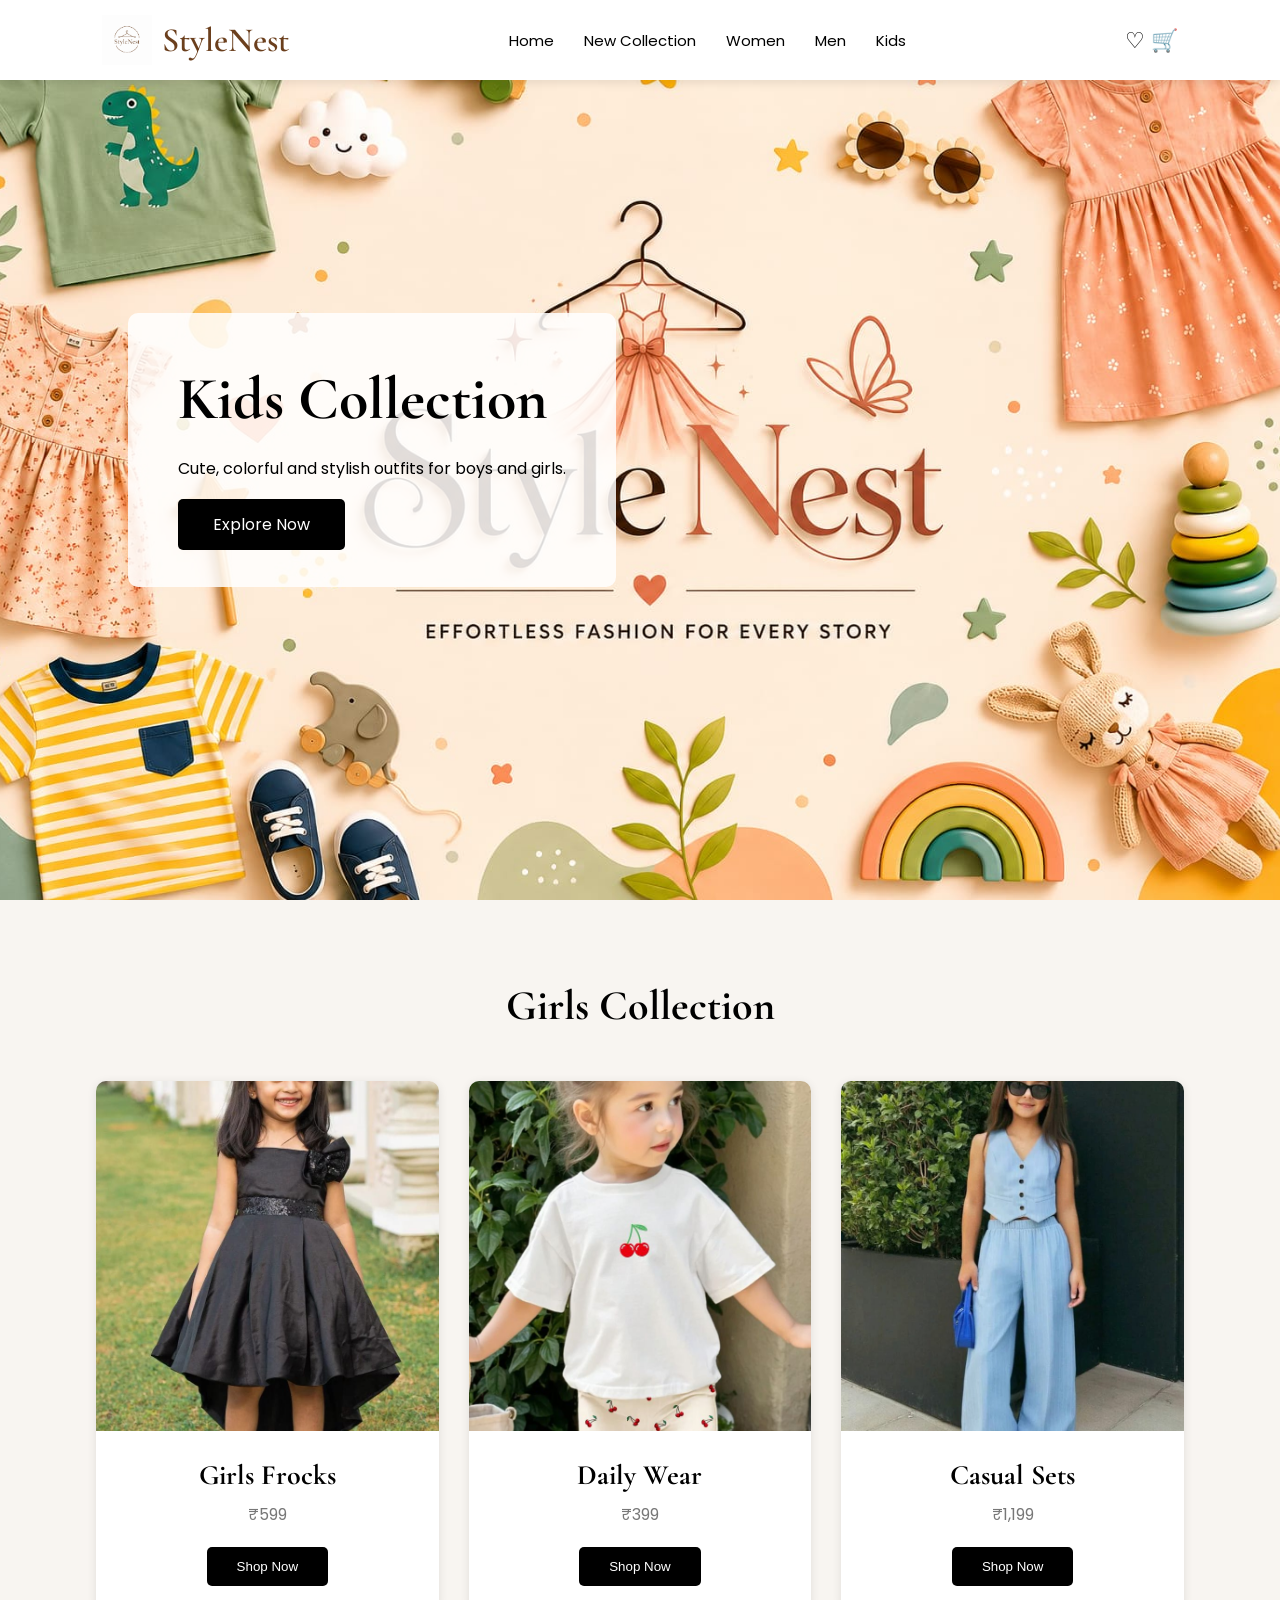
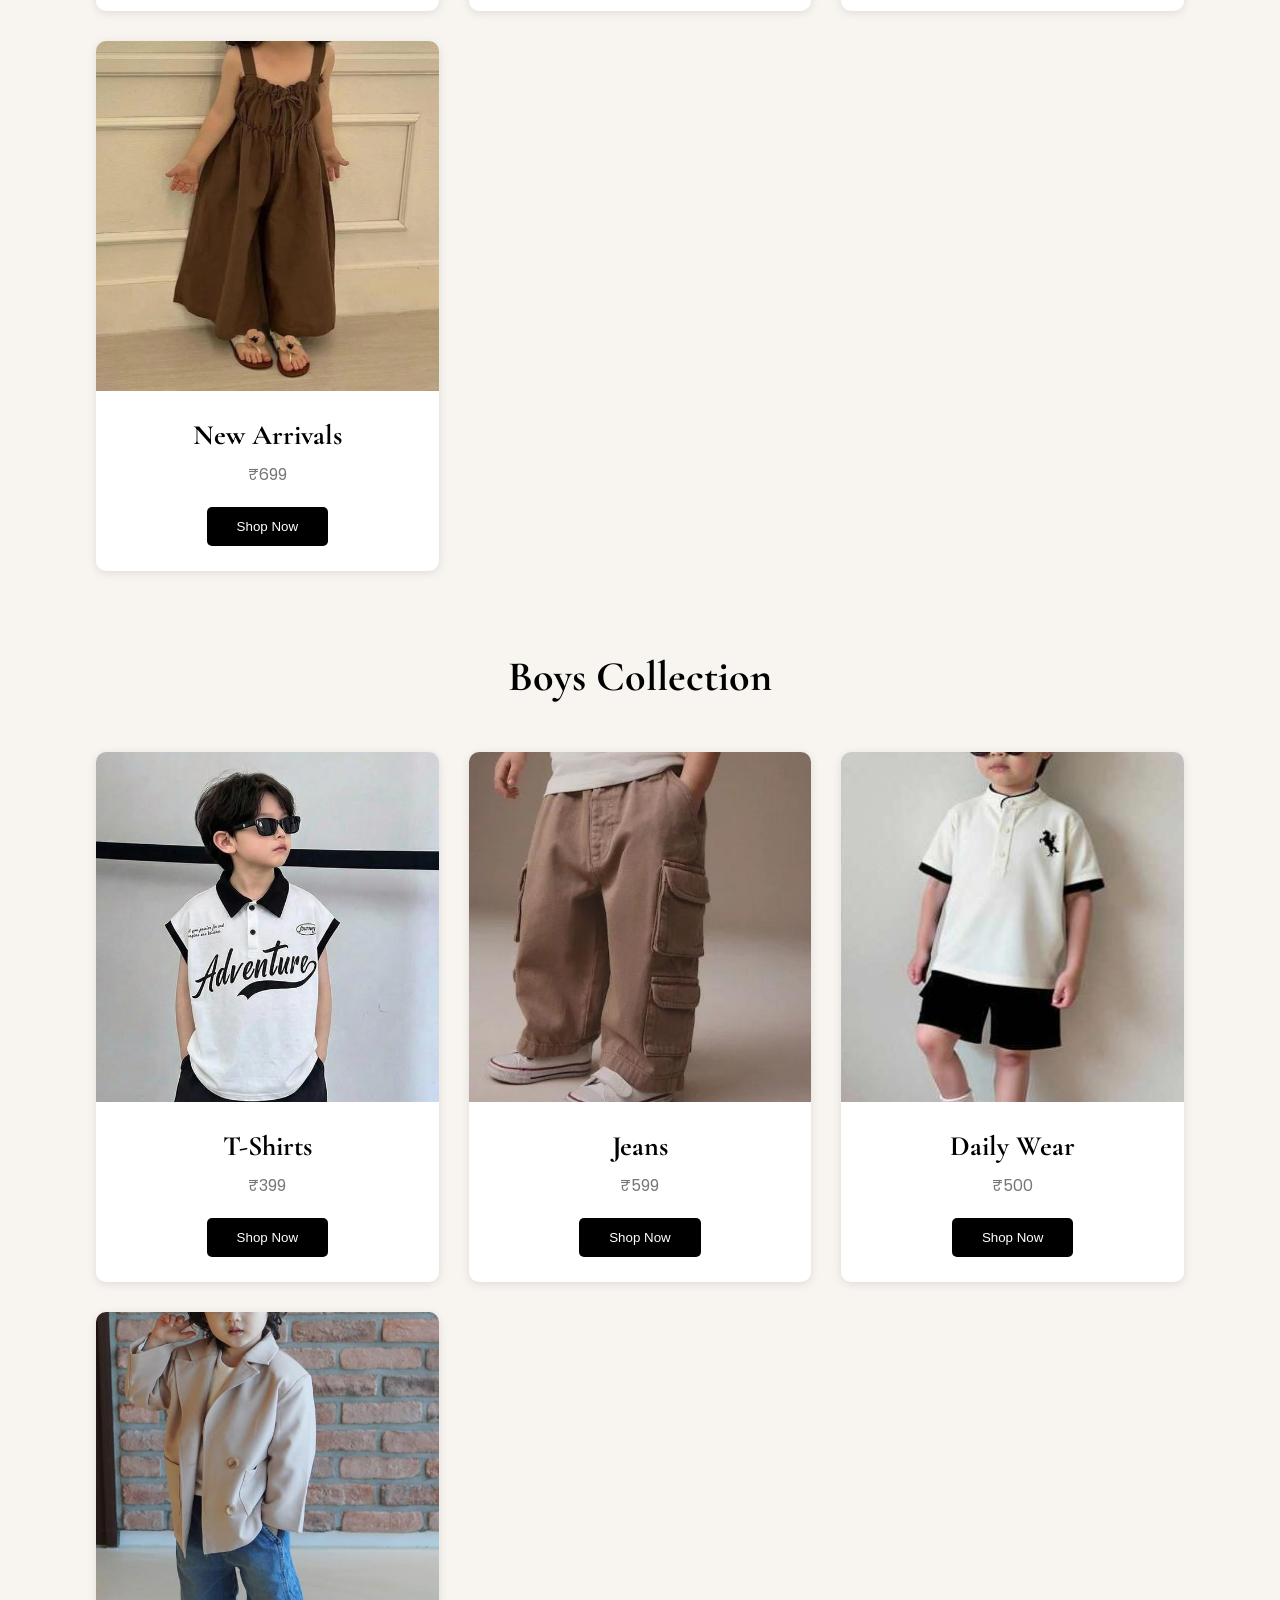
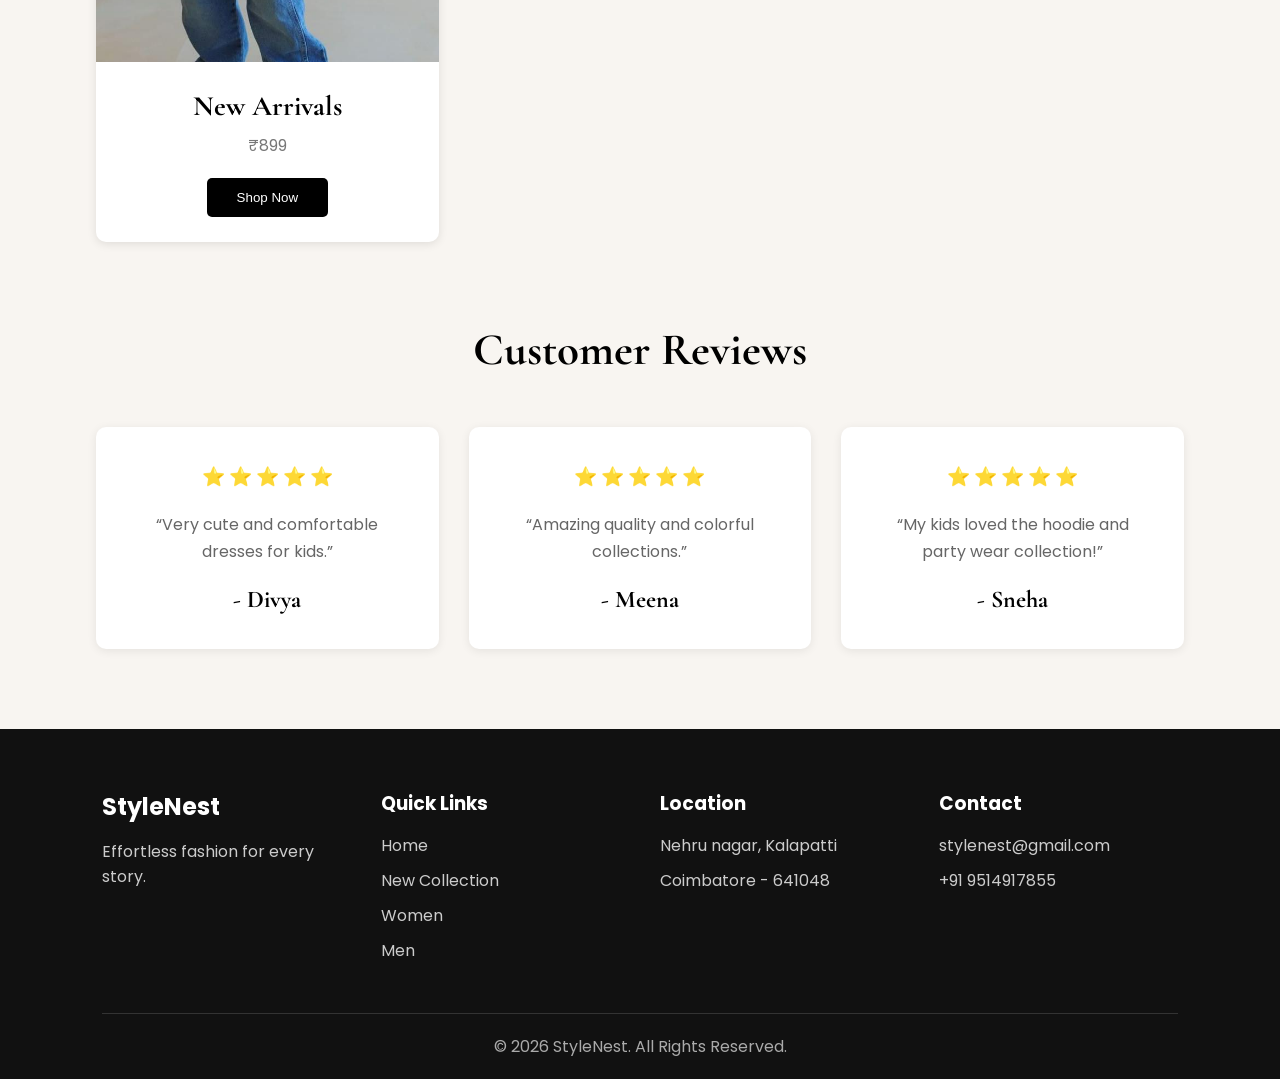
<file: kid.html>
<!DOCTYPE html>
<html lang="en">

<head>

  <meta charset="UTF-8">
  <meta name="viewport" content="width=device-width, initial-scale=1.0">

  <title>Kids Collection | StyleNest</title>

  <link rel="stylesheet" href="kid.css">

  <!-- GOOGLE FONTS -->
  <link href="https://fonts.googleapis.com/css2?family=Cormorant+Garamond:wght@400;500;600&family=Poppins:wght@300;400;500;600&display=swap" rel="stylesheet">

</head>

<body>

  <!-- NAVBAR -->

  <nav>

    <div class="logo">

      <img src="stylenest-logo.png" alt="Logo">

      <span>StyleNest</span>

    </div>

    <div class="nav-links">

      <a href="front.html">Home</a>
      <a href="second.html">New Collection</a>
      <a href="women.html">Women</a>
      <a href="men.html">Men</a>
      <a href="kid.html">Kids</a>

    </div>

    <div class="icons">
      ♡ 🛒
    </div>

  </nav>

  <!-- HERO SECTION -->

  <section class="hero">

    <div class="hero-content">

      <h1>Kids Collection</h1>

      <p>
        Cute, colorful and stylish outfits for boys and girls.
      </p>

      <a href="#" class="btn">
        Explore Now
      </a>

    </div>

  </section>

  <!-- SECTION TITLE -->

  <h2 class="section-title">
    Girls Collection
  </h2>

  <!-- GIRLS CARDS -->

  <section class="women-cards">

    <div class="women-card">

      <img src="frock2.png">

      <h3>Girls Frocks</h3>

      <p>₹599</p>

      <button>Shop Now</button>

    </div>

    <div class="women-card">

      <img src="daily.png">

      <h3>Daily Wear</h3>

      <p>₹399</p>

      <button>Shop Now</button>

    </div>

    <div class="women-card">

      <img src="cau.png">

      <h3>Casual Sets</h3>

      <p>₹1,199</p>

      <button>Shop Now</button>

    </div>

    <div class="women-card">

      <img src="new.png">

      <h3>New Arrivals</h3>

      <p>₹699</p>

      <button>Shop Now</button>

    </div>

  </section>

  <!-- BOYS SECTION -->

  <h2 class="section-title">
    Boys Collection
  </h2>

  <!-- BOYS CARDS -->

  <section class="women-cards">

    <div class="women-card">

      <img src="t shirt kid.png">

      <h3> T-Shirts</h3>

      <p>₹399</p>

      <button>Shop Now</button>

    </div>

    <div class="women-card">

      <img src="jean kid.png">

      <h3> Jeans</h3>

      <p>₹599</p>

      <button>Shop Now</button>

    </div>

    <div class="women-card">

      <img src="daily w.png">

      <h3>Daily Wear</h3>

      <p>₹500</p>

      <button>Shop Now</button>

    </div>

    <div class="women-card">

      <img src="new kid.png">

      <h3>New Arrivals</h3>

      <p>₹899</p>

      <button>Shop Now</button>

    </div>

  </section>

  <!-- REVIEW SECTION -->

  <section class="reviews">

    <h2 class="review-title">
      Customer Reviews
    </h2>

    <div class="review-container">

      <div class="review-card">

        <h3>⭐ ⭐ ⭐ ⭐ ⭐</h3>

        <p>
          “Very cute and comfortable dresses for kids.”
        </p>

        <h4>- Divya</h4>

      </div>

      <div class="review-card">

        <h3>⭐ ⭐ ⭐ ⭐ ⭐</h3>

        <p>
          “Amazing quality and colorful collections.”
        </p>

        <h4>- Meena</h4>

      </div>

      <div class="review-card">

        <h3>⭐ ⭐ ⭐ ⭐ ⭐</h3>

        <p>
          “My kids loved the hoodie and party wear collection!”
        </p>

        <h4>- Sneha</h4>

      </div>

    </div>

  </section>

  <!-- FOOTER -->

  <footer>

    <div class="footer-content">

      <div>

        <h2>StyleNest</h2>

        <p>
          Effortless fashion for every story.
        </p>

      </div>

      <div>

        <h3>Quick Links</h3>

        <p><a href="index.html">Home</a></p>
        <p><a href="second.html">New Collection</a></p>
        <p><a href="women.html">Women</a></p>
        <p><a href="men.html">Men</a></p>

      </div>

      <div>

        <h3>Location</h3>

        <p>Nehru nagar, Kalapatti</p>
        <p>Coimbatore - 641048</p>

      </div>

      <div>

        <h3>Contact</h3>

        <p>stylenest@gmail.com</p>
        <p>+91 9514917855</p>

      </div>

    </div>

    <div class="copyright">
      © 2026 StyleNest. All Rights Reserved.
    </div>

  </footer>

</body>

</html>
</file>
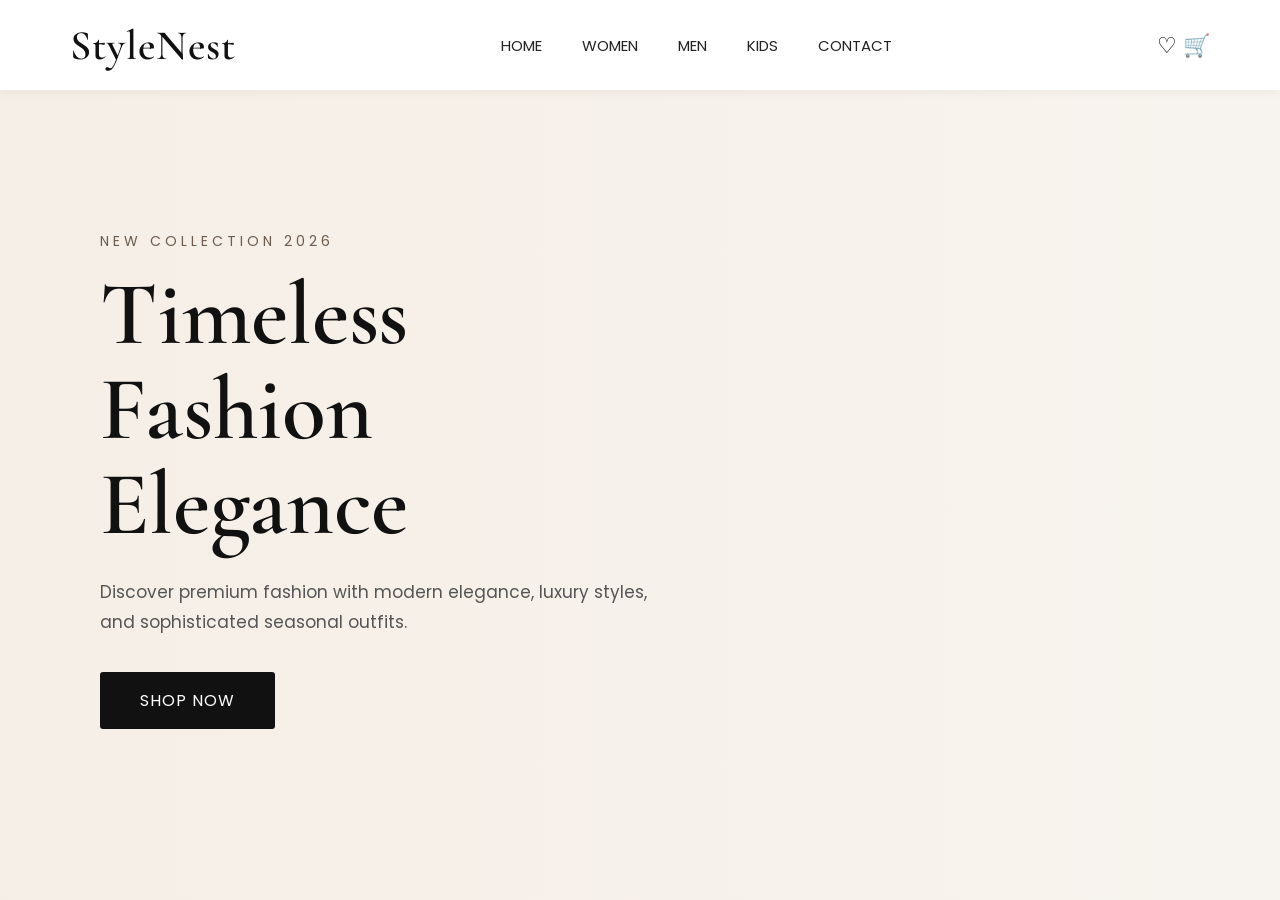
<file: logo.html>
<!DOCTYPE html>
<html lang="en">

<head>

  <meta charset="UTF-8">
  <meta name="viewport" content="width=device-width, initial-scale=1.0">

  <title>StyleNest</title>

  <link rel="stylesheet" href="logo.css">

  <!-- GOOGLE FONTS -->
  <link href="https://fonts.googleapis.com/css2?family=Cormorant+Garamond:wght@400;500;600&family=Poppins:wght@300;400;500;600&display=swap" rel="stylesheet">

</head>

<body>

  <!-- HEADER -->

  <nav>

    <div class="logo">
      StyleNest
    </div>

    <div class="nav-links">

      <a href="#">Home</a>
      <a href="#">Women</a>
      <a href="#">Men</a>
      <a href="#">Kids</a>
      <a href="#">Contact</a>

    </div>

    <div class="icons">
      ♡ 🛒
    </div>

  </nav>

  <!-- HERO SECTION -->

  <section class="hero">

    <div class="hero-content">

      <div class="small-text">
        NEW COLLECTION 2026
      </div>

      <h1>
        Timeless Fashion Elegance
      </h1>

      <p>
        Discover premium fashion with modern elegance,
        luxury styles, and sophisticated seasonal outfits.
      </p>

      <a href="#" class="btn">
        SHOP NOW
      </a>

    </div>

  </section>

</body>
</html>
</file>
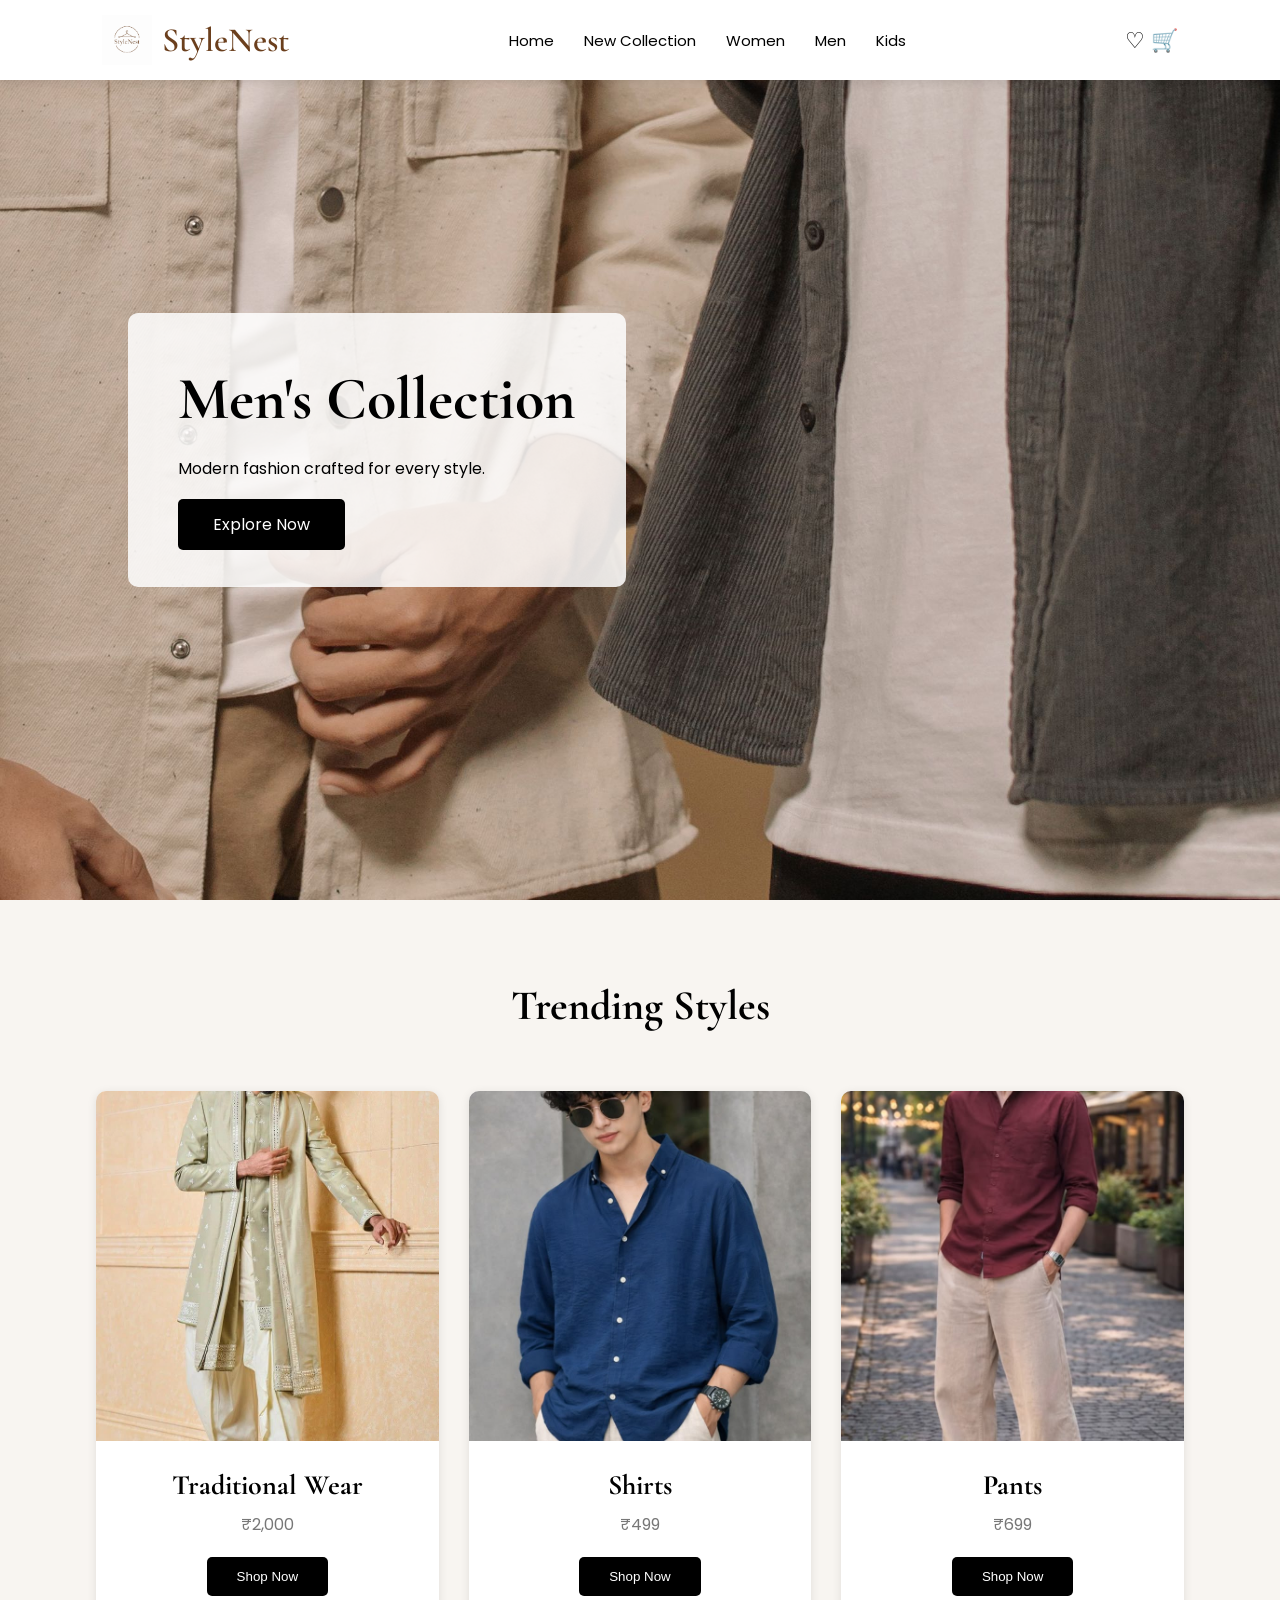
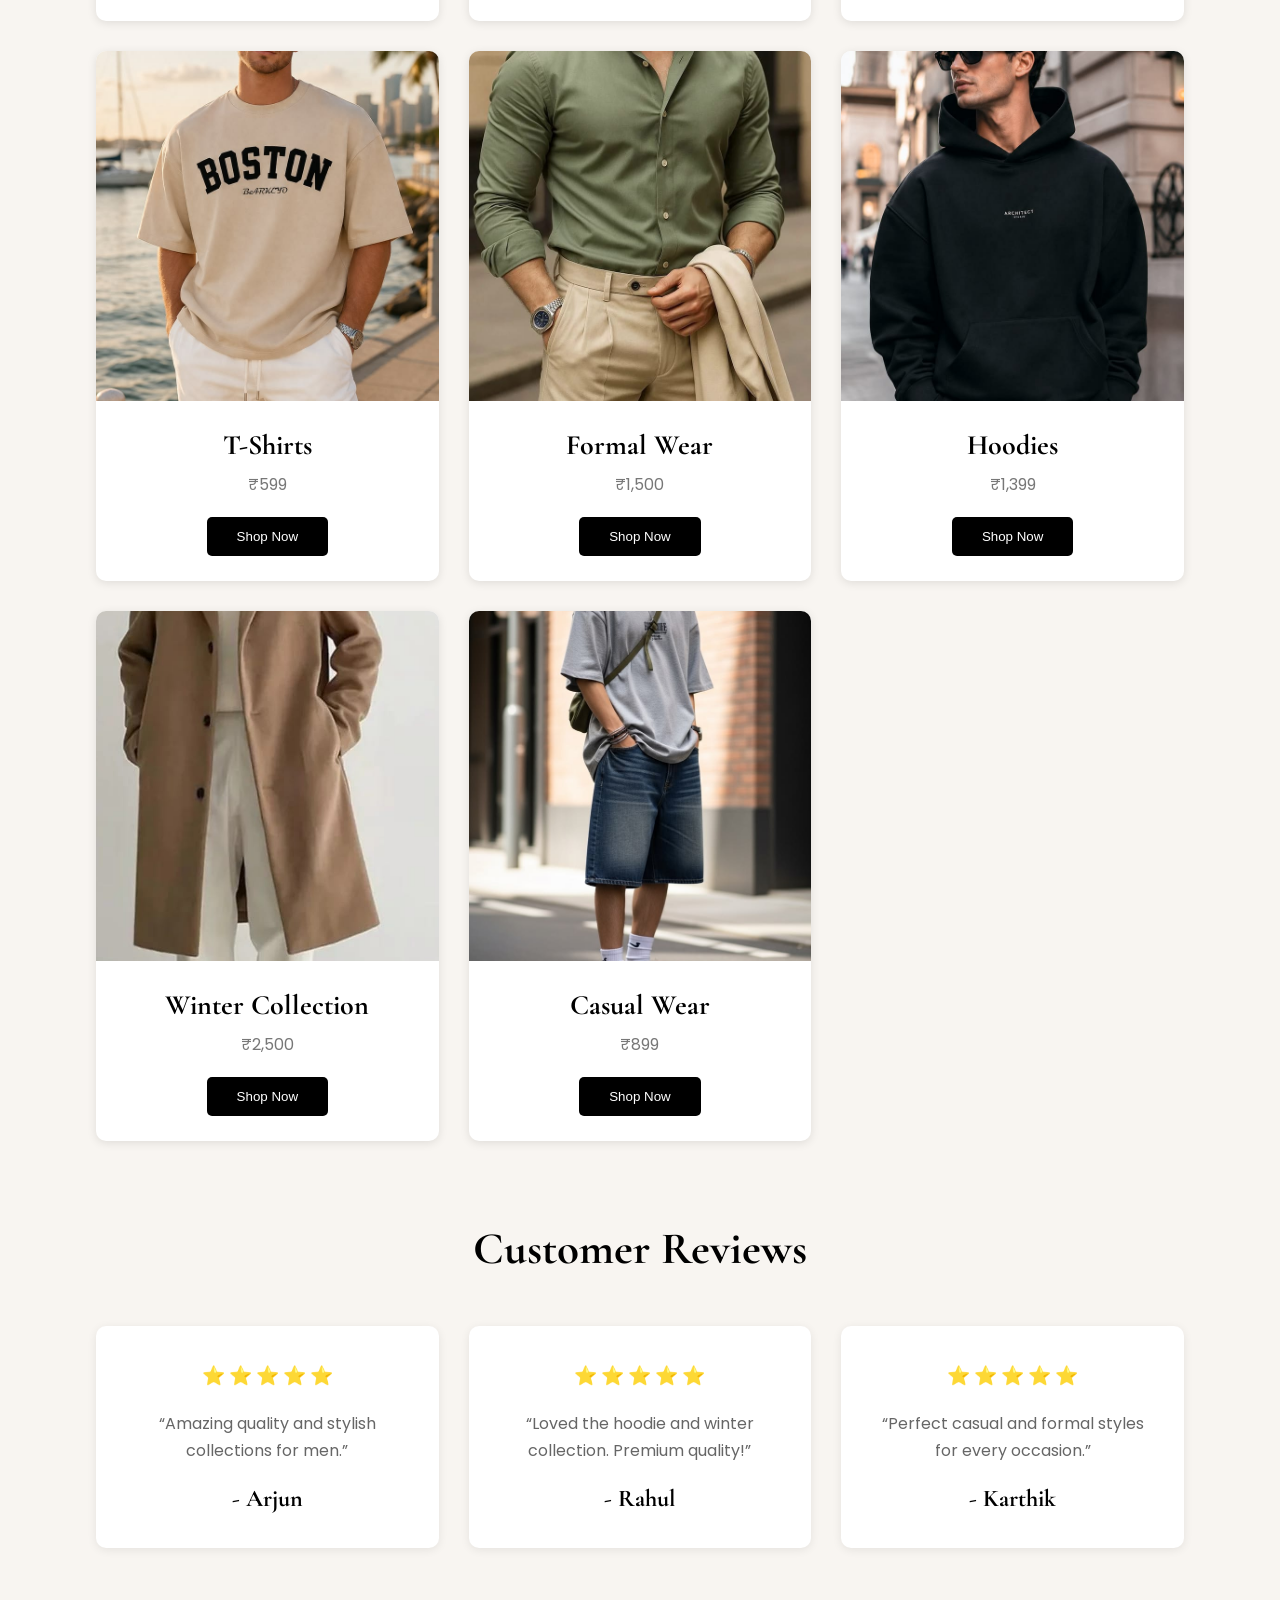
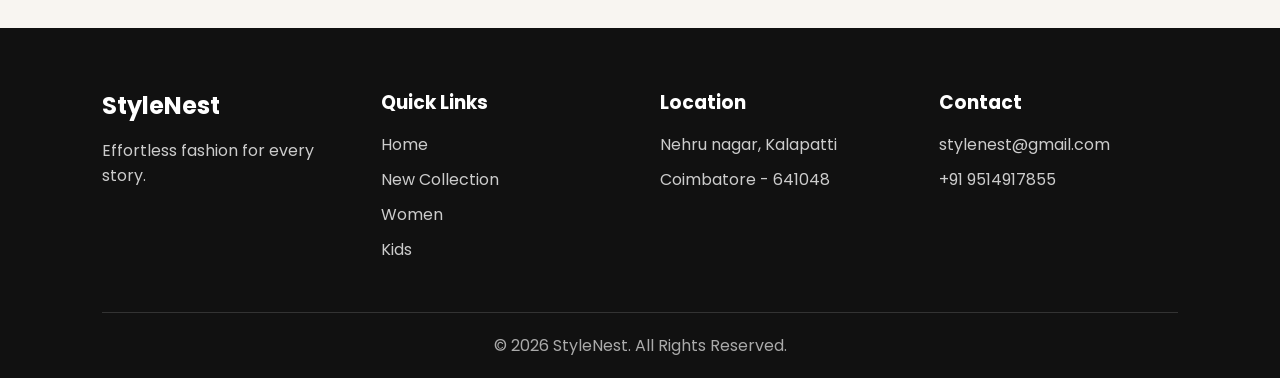
<file: men.html>
<!DOCTYPE html>
<html lang="en">

<head>

  <meta charset="UTF-8">
  <meta name="viewport" content="width=device-width, initial-scale=1.0">

  <title>Men Collection | StyleNest</title>

  <link rel="stylesheet" href="men.css">

  <!-- GOOGLE FONTS -->
  <link href="https://fonts.googleapis.com/css2?family=Cormorant+Garamond:wght@400;500;600&family=Poppins:wght@300;400;500;600&display=swap" rel="stylesheet">

</head>

<body>

  <!-- NAVBAR -->

  <nav>

    <div class="logo">

      <img src="stylenest-logo.png" alt="Logo">

      <span>StyleNest</span>

    </div>

    <div class="nav-links">

      <a href="front.html">Home</a>
      <a href="second.html">New Collection</a>
      <a href="women.html">Women</a>
      <a href="men.html">Men</a>
      <a href="kid.html">Kids</a>

    </div>

    <div class="icons">
      ♡ 🛒
    </div>

  </nav>

  <!-- HERO SECTION -->

  <section class="hero">

    <div class="hero-content">

      <h1>Men's Collection</h1>

      <p>
        Modern fashion crafted for every style.
      </p>

      <a href="#" class="btn">
        Explore Now
      </a>

    </div>

  </section>

  <!-- SECTION TITLE -->

  <h2 class="section-title">
    Trending Styles
  </h2>

  <!-- MEN CARDS -->

  <section class="women-cards">

    <!-- CARD 1 -->

    <div class="women-card">

      <img src="trad.png">

      <h3>Traditional Wear</h3>

      <p>₹2,000</p>

      <button>Shop Now</button>

    </div>

    <!-- CARD 2 -->

    <div class="women-card">

      <img src="shirt.png">

      <h3>Shirts</h3>

      <p>₹499</p>

      <button>Shop Now</button>

    </div>

    <!-- CARD 3 -->

    <div class="women-card">

      <img src="pant.png">

      <h3>Pants</h3>

      <p>₹699</p>

      <button>Shop Now</button>

    </div>

    <!-- CARD 4 -->

    <div class="women-card">

      <img src="t shirt men.png">

      <h3>T-Shirts</h3>

      <p>₹599</p>

      <button>Shop Now</button>

    </div>

    <!-- CARD 5 -->

    <div class="women-card">

      <img src="formal men.png">

      <h3>Formal Wear</h3>

      <p>₹1,500</p>

      <button>Shop Now</button>

    </div>

    <!-- CARD 6 -->

    <div class="women-card">

      <img src="hoodies.png">

      <h3>Hoodies</h3>

      <p>₹1,399</p>

      <button>Shop Now</button>

    </div>

    <!-- CARD 7 -->

    <div class="women-card">

      <img src="coll.png">

      <h3>Winter Collection</h3>

      <p>₹2,500</p>

      <button>Shop Now</button>

    </div>

    <!-- CARD 8 -->

    <div class="women-card">

      <img src="c wear.png">

      <h3>Casual Wear</h3>

      <p>₹899</p>

      <button>Shop Now</button>

    </div>

  </section>

  <!-- REVIEW SECTION -->

  <section class="reviews">

    <h2 class="review-title">
      Customer Reviews
    </h2>

    <div class="review-container">

      <!-- REVIEW 1 -->

      <div class="review-card">

        <h3>⭐ ⭐ ⭐ ⭐ ⭐</h3>

        <p>
          “Amazing quality and stylish collections for men.”
        </p>

        <h4>- Arjun</h4>

      </div>

      <!-- REVIEW 2 -->

      <div class="review-card">

        <h3>⭐ ⭐ ⭐ ⭐ ⭐</h3>

        <p>
          “Loved the hoodie and winter collection. Premium quality!”
        </p>

        <h4>- Rahul</h4>

      </div>

      <!-- REVIEW 3 -->

      <div class="review-card">

        <h3>⭐ ⭐ ⭐ ⭐ ⭐</h3>

        <p>
          “Perfect casual and formal styles for every occasion.”
        </p>

        <h4>- Karthik</h4>

      </div>

    </div>

  </section>

  <!-- FOOTER -->

  <footer>

    <div class="footer-content">

      <div>

        <h2>StyleNest</h2>

        <p>
          Effortless fashion for every story.
        </p>

      </div>

      <div>

        <h3>Quick Links</h3>

        <p><a href="index.html">Home</a></p>
        <p><a href="second.html">New Collection</a></p>
        <p><a href="women.html">Women</a></p>
        <p><a href="kid.html">Kids</a></p>

      </div>

      <div>

        <h3>Location</h3>

        <p>Nehru nagar, Kalapatti</p>
        <p>Coimbatore - 641048</p>

      </div>

      <div>

        <h3>Contact</h3>

        <p>stylenest@gmail.com</p>
        <p>+91 9514917855</p>

      </div>

    </div>

    <div class="copyright">
      © 2026 StyleNest. All Rights Reserved.
    </div>

  </footer>

</body>

</html>
</file>
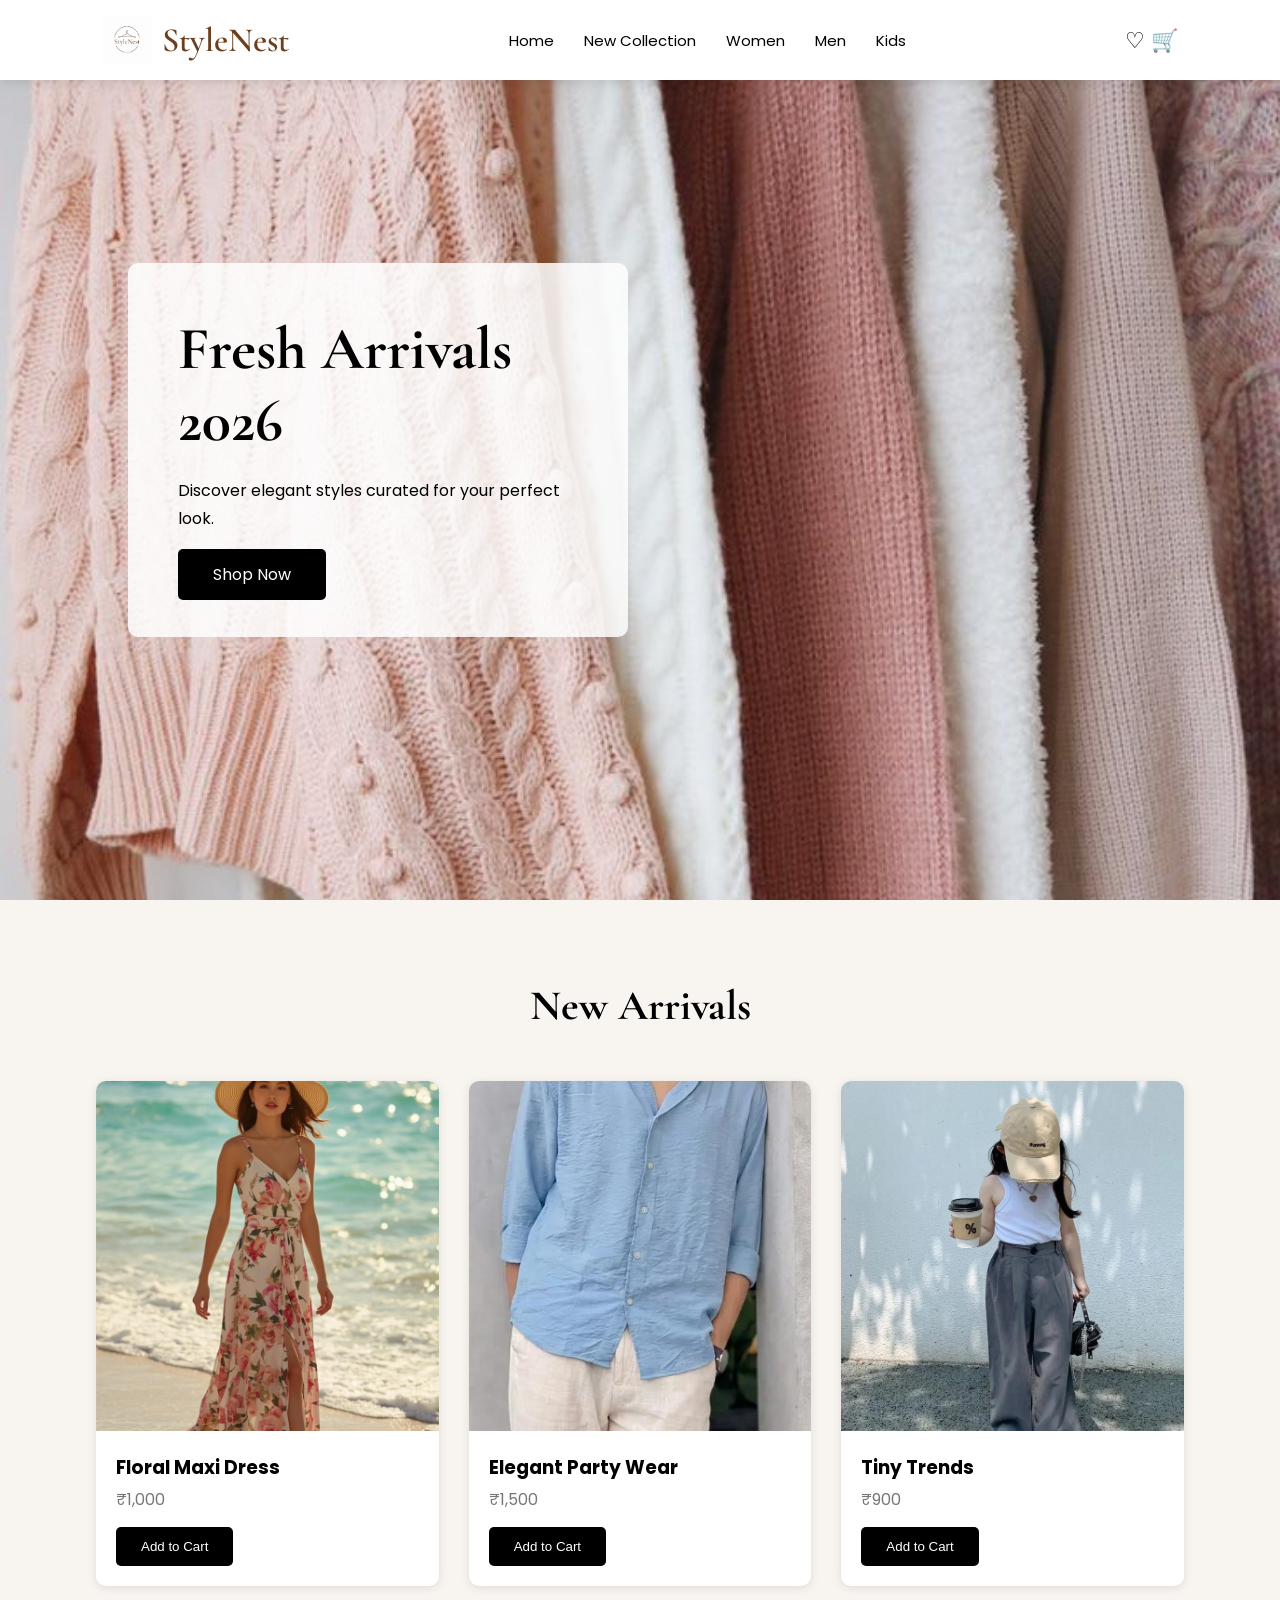
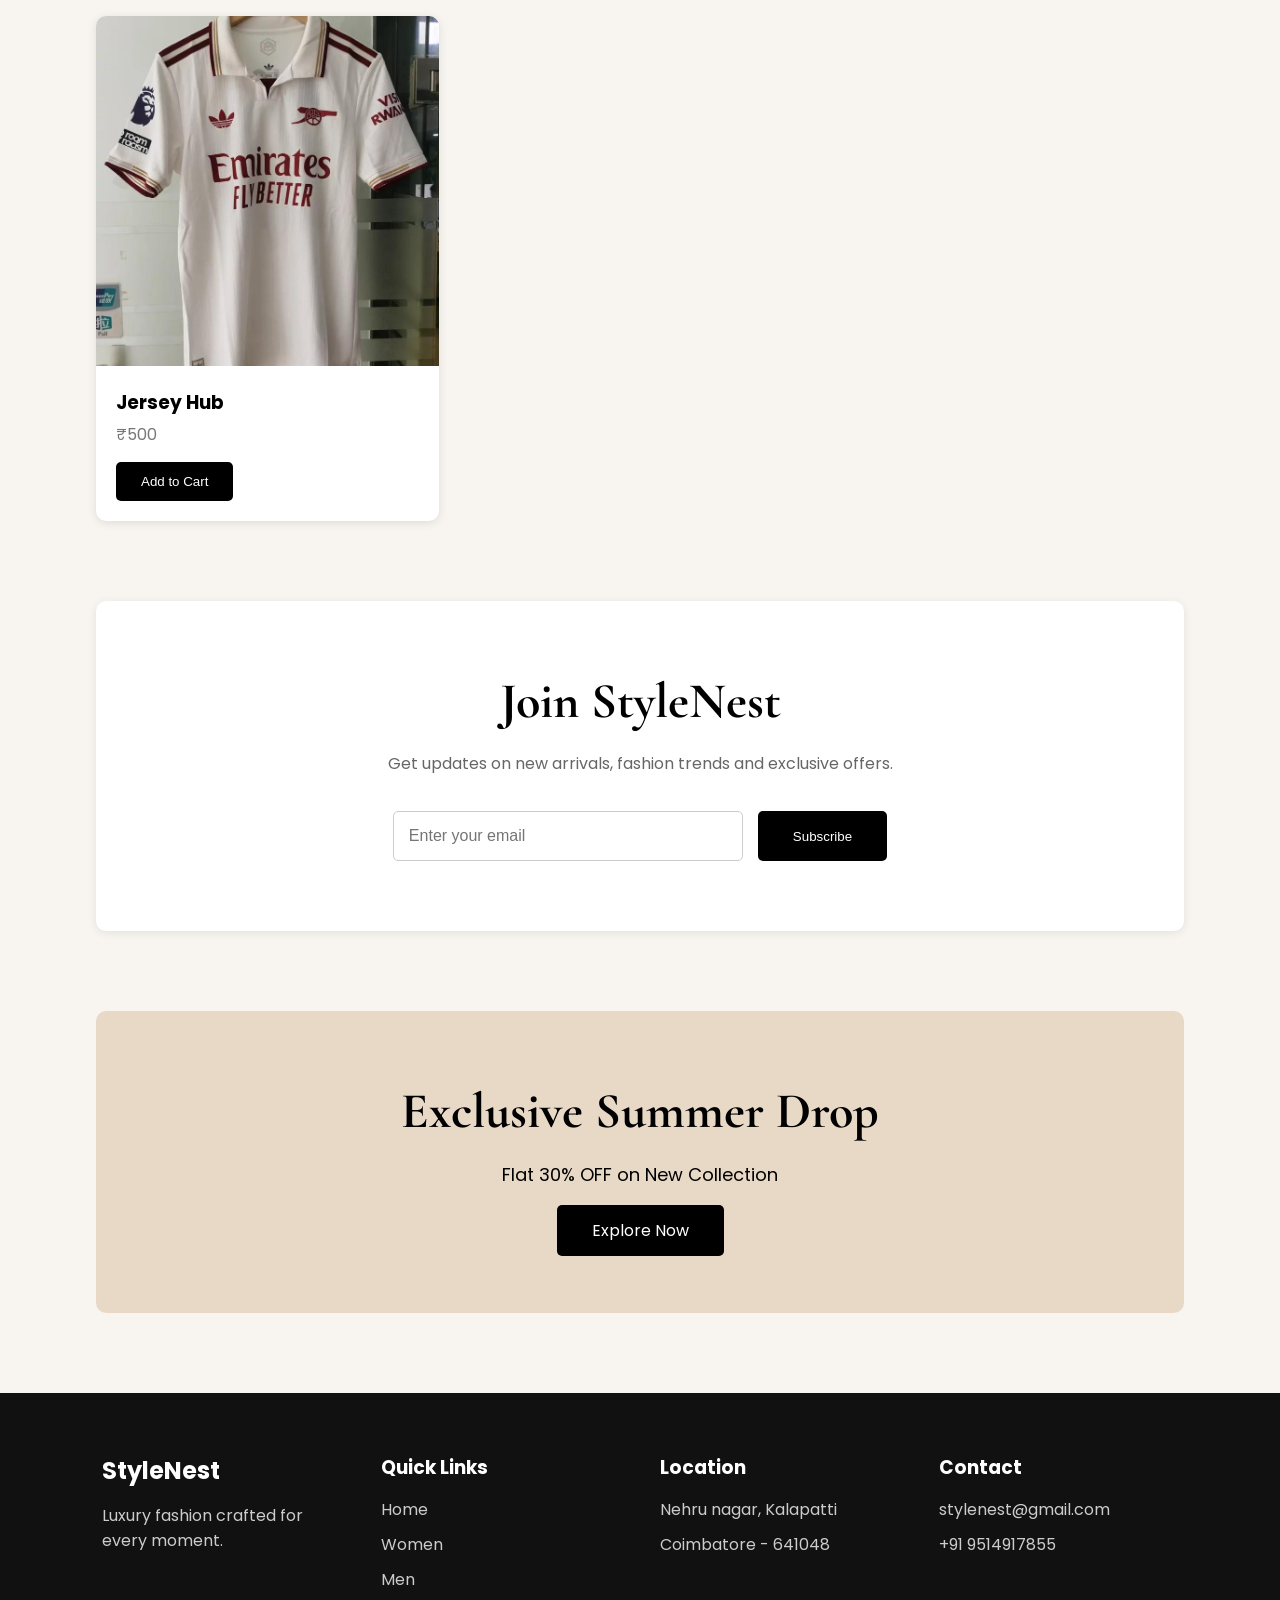
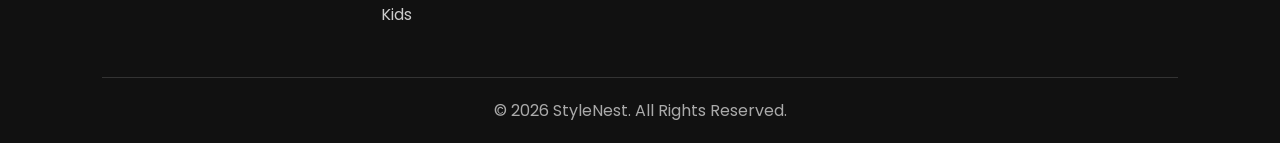
<file: second.html>
<!DOCTYPE html>
<html lang="en">

<head>

  <meta charset="UTF-8">
  <meta name="viewport" content="width=device-width, initial-scale=1.0">

  <title>New Collection | StyleNest</title>

  <link rel="stylesheet" href="second.css">

  <!-- GOOGLE FONTS -->
  <link href="https://fonts.googleapis.com/css2?family=Cormorant+Garamond:wght@400;500;600&family=Poppins:wght@300;400;500;600&display=swap" rel="stylesheet">

</head>

<body>

  <!-- NAVBAR -->

  <nav>

    <div class="logo">

      <img src="stylenest-logo.png" alt="Logo">

      <span>StyleNest</span>

    </div>

    <div class="nav-links">

      <a href="front.html">Home</a>
      <a href="second.html">New Collection</a>
      <a href="women.html">Women</a>
      <a href="men.html">Men</a>
      <a href="kid.html">Kids</a>

    </div>

    <div class="icons">
      ♡ 🛒
    </div>

  </nav>

  <!-- HERO SECTION -->

  <section class="hero">

    <div class="hero-content">

      <h1>Fresh Arrivals 2026</h1>

      <p>
        Discover elegant styles curated for your perfect look.
      </p>

      <a href="#" class="btn">Shop Now</a>

    </div>

  </section>

  <!-- SECTION TITLE -->

  <h2 class="section-title">
    New Arrivals
  </h2>

  <!-- PRODUCTS -->

  <section class="products">

    <div class="product-card">

      <img src="maxi dress.png" alt="maxi">

      <h3>Floral Maxi Dress</h3>

      <p>₹1,000</p>

      <button>Add to Cart</button>

    </div>

    <div class="product-card">

      <img src="men.png" alt="men">

      <h3>Elegant Party Wear</h3>

      <p>₹1,500</p>

      <button>Add to Cart</button>

    </div>

    <div class="product-card">

      <img src="kid.png" alt="kid">

      <h3>Tiny Trends</h3>

      <p>₹900</p>

      <button>Add to Cart</button>

    </div>

    <div class="product-card">

      <img src="jersey.png" alt="jersey">

      <h3>Jersey Hub</h3>

      <p>₹500</p>

      <button>Add to Cart</button>

    </div>

  </section>
  <!-- NEWSLETTER SECTION -->

<section class="newsletter">

  <h2>Join StyleNest</h2>

  <p>
    Get updates on new arrivals, fashion trends and exclusive offers.
  </p>

  <form class="newsletter-box">

    <input type="email" placeholder="Enter your email" required>

    <button type="submit">
      Subscribe
    </button>

  </form>

</section>

  <!-- OFFER SECTION -->

  <section class="offer">

    <h2>Exclusive Summer Drop</h2>

    <p>Flat 30% OFF on New Collection</p>

    <a href="#" class="offer-btn">Explore Now</a>

  </section>

  <!-- FOOTER -->

  <footer>

    <div class="footer-content">

      <div>

        <h2>StyleNest</h2>

        <p>Luxury fashion crafted for every moment.</p>

      </div>

      <div>

        <h3>Quick Links</h3>

        <p><a href="index.html">Home</a></p>
        <p><a href="women.html">Women</a></p>
        <p><a href="men.html">Men</a></p>
        <p><a href="kid.html">Kids</a></p>

      </div>
      <div>
        <h3>Location</h3>
        <p>Nehru nagar, Kalapatti</p>
        <p>Coimbatore - 641048</p>
      </div>

      <div>

        <h3>Contact</h3>

        <p>stylenest@gmail.com</p>
        <p>+91 9514917855</p>

      </div>

    </div>

    <div class="copyright">
      © 2026 StyleNest. All Rights Reserved.
    </div>

  </footer>

</body>

</html>
</file>
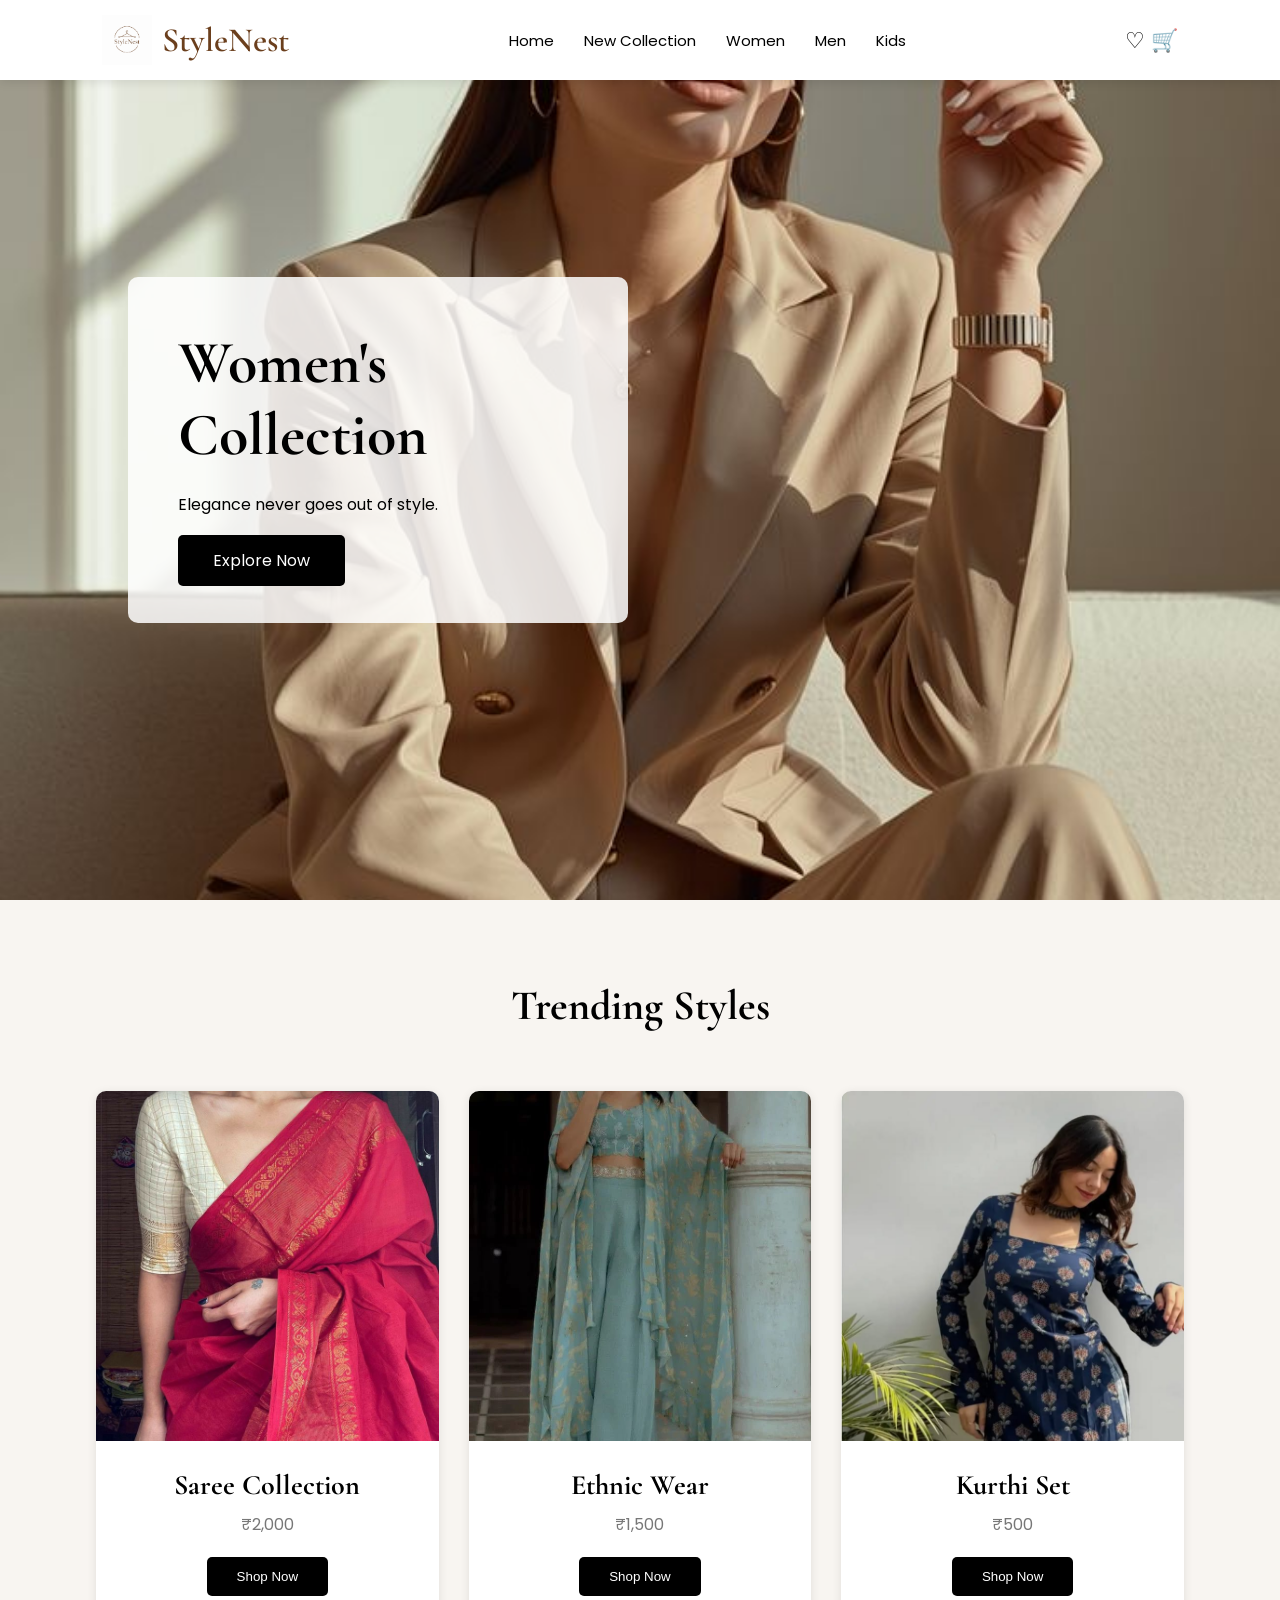
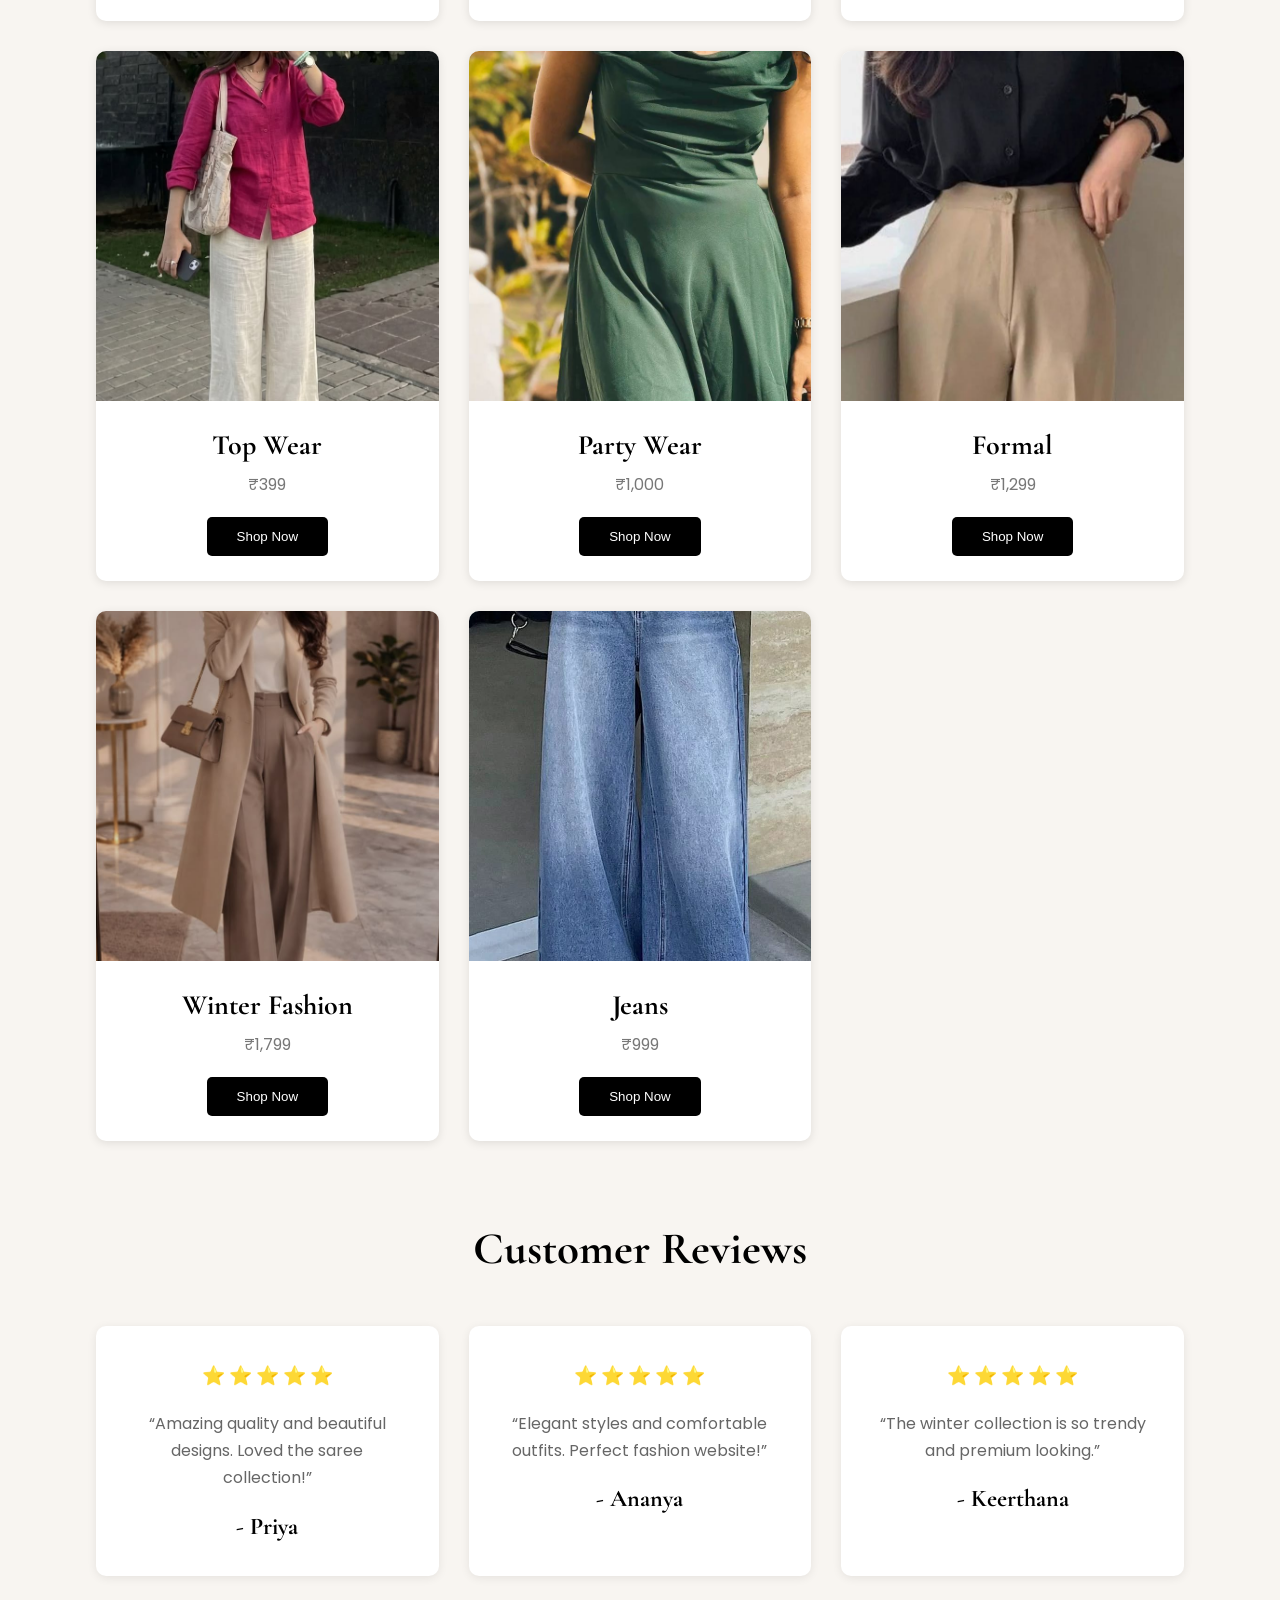
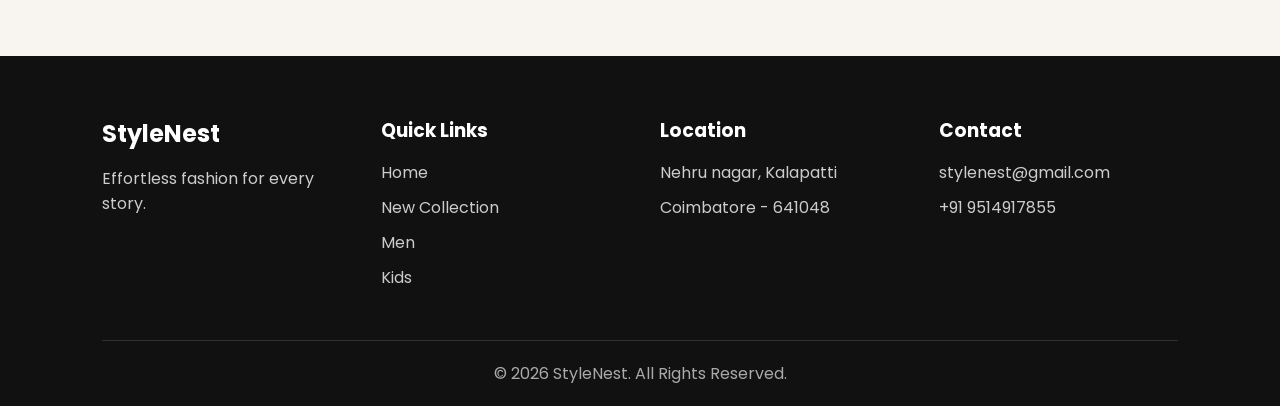
<file: women.html>
<!DOCTYPE html>
<html lang="en">

<head>

  <meta charset="UTF-8">
  <meta name="viewport" content="width=device-width, initial-scale=1.0">

  <title>Women Collection | StyleNest</title>

  <link rel="stylesheet" href="women.css">

  <!-- GOOGLE FONTS -->
  <link href="https://fonts.googleapis.com/css2?family=Cormorant+Garamond:wght@400;500;600&family=Poppins:wght@300;400;500;600&display=swap" rel="stylesheet">

</head>

<body>

  <!-- NAVBAR -->

  <nav>

    <div class="logo">

      <img src="stylenest-logo.png" alt="Logo">

      <span>StyleNest</span>

    </div>

    <div class="nav-links">

      <a href="front.html">Home</a>
      <a href="second.html">New Collection</a>
      <a href="women.html">Women</a>
      <a href="men.html">Men</a>
      <a href="kid.html">Kids</a>

    </div>

    <div class="icons">
      ♡ 🛒
    </div>

  </nav>

  <!-- HERO SECTION -->

  <section class="hero">

    <div class="hero-content">

      <h1>Women's Collection</h1>

      <p>
        Elegance never goes out of style.
      </p>

      <a href="#" class="btn">
        Explore Now
      </a>

    </div>

  </section>

  <!-- SECTION TITLE -->

  <h2 class="section-title">
    Trending Styles
  </h2>

  <!-- WOMEN CARDS -->

  <section class="women-cards">

    <!-- CARD 1 -->

    <div class="women-card">

      <img src="saree.png">

      <h3>Saree Collection</h3>

      <p>₹2,000</p>

      <button>Shop Now</button>

    </div>

    <!-- CARD 2 -->

    <div class="women-card">

      <img src="ethnic.png">

      <h3>Ethnic Wear</h3>

      <p>₹1,500</p>

      <button>Shop Now</button>

    </div>

    <!-- CARD 3 -->

    <div class="women-card">

      <img src="kurthi.png">

      <h3>Kurthi Set</h3>

      <p>₹500</p>

      <button>Shop Now</button>

    </div>

    <!-- CARD 4 -->

    <div class="women-card">

      <img src="topwear.png">

      <h3>Top Wear</h3>

      <p>₹399</p>

      <button>Shop Now</button>

    </div>

    <!-- CARD 5 -->

    <div class="women-card">

      <img src="party.png">

      <h3>Party Wear</h3>

      <p>₹1,000</p>

      <button>Shop Now</button>

    </div>

    <!-- CARD 6 -->

    <div class="women-card">

      <img src="formal.png">

      <h3>Formal</h3>

      <p>₹1,299</p>

      <button>Shop Now</button>

    </div>

    <!-- CARD 7 -->

    <div class="women-card">

      <img src="winter.png">

      <h3>Winter Fashion</h3>

      <p>₹1,799</p>

      <button>Shop Now</button>

    </div>

    <!-- CARD 8 -->

    <div class="women-card">

      <img src="jeans.png">

      <h3>Jeans</h3>

      <p>₹999</p>

      <button>Shop Now</button>

    </div>

  </section>
  <!-- REVIEW SECTION -->

<section class="reviews">

  <h2 class="review-title">
    Customer Reviews
  </h2>

  <div class="review-container">

    <!-- REVIEW 1 -->

    <div class="review-card">

      <h3>⭐ ⭐ ⭐ ⭐ ⭐</h3>

      <p>
        “Amazing quality and beautiful designs. Loved the saree collection!”
      </p>

      <h4>- Priya</h4>

    </div>

    <!-- REVIEW 2 -->

    <div class="review-card">

      <h3>⭐ ⭐ ⭐ ⭐ ⭐</h3>

      <p>
        “Elegant styles and comfortable outfits. Perfect fashion website!”
      </p>

      <h4>- Ananya</h4>

    </div>

    <!-- REVIEW 3 -->

    <div class="review-card">

      <h3>⭐ ⭐ ⭐ ⭐ ⭐</h3>

      <p>
        “The winter collection is so trendy and premium looking.”
      </p>

      <h4>- Keerthana</h4>

    </div>

  </div>

</section>

  <!-- FOOTER -->

  <footer>

    <div class="footer-content">

      <div>

        <h2>StyleNest</h2>

        <p>
          Effortless fashion for every story.
        </p>

      </div>

      <div>

        <h3>Quick Links</h3>

        <p><a href="index.html">Home</a></p>
        <p><a href="second.html">New Collection</a></p>
        <p><a href="men.html">Men</a></p>
        <p><a href="kid.html">Kids</a></p>

      </div>
      <div>

        <h3>Location</h3>

        <p>Nehru nagar, Kalapatti</p>
        <p>Coimbatore - 641048</p>

      </div>

      <div>

        <h3>Contact</h3>

        <p>stylenest@gmail.com</p>
        <p>+91 9514917855</p>

      </div>

    </div>

    <div class="copyright">
      © 2026 StyleNest. All Rights Reserved.
    </div>

  </footer>

</body>

</html>
</file>
<file: kid.css>
*{
  margin:0;
  padding:0;
  box-sizing:border-box;
}

body{
  font-family:'Poppins',sans-serif;
  background:#f8f5f1;
}

/* NAVBAR */

nav{
  width:100%;
  height:80px;
  background:white;
  display:flex;
  justify-content:space-between;
  align-items:center;
  padding:0 8%;
  position:fixed;
  top:0;
  z-index:1000;
  box-shadow:0 2px 10px rgba(0,0,0,0.1);
}

/* LOGO */

.logo{
  display:flex;
  align-items:center;
  gap:10px;
}

.logo img{
  width:50px;
  height:50px;
  object-fit:contain;
}

.logo span{
  font-size:34px;
  font-weight:600;
  font-family:'Cormorant Garamond',serif;
  color:#6b3f1d;
}

/* NAV LINKS */

.nav-links{
  display:flex;
  gap:30px;
}

.nav-links a{
  text-decoration:none;
  color:black;
  font-size:15px;
  transition:0.3s;
}

.nav-links a:hover{
  color:#b38b59;
}

.icons{
  font-size:22px;
}

/* HERO */

.hero{
  width:100%;
  height:100vh;
  background:url('bg2 kids.png');
  background-size:cover;
  background-position:center;
  display:flex;
  align-items:center;
  padding-left:10%;
}

.hero-content{
  background:rgba(255,255,255,0.85);
  padding:50px;
  border-radius:10px;
  max-width:500px;
}

.hero-content h1{
  font-size:60px;
  margin-bottom:20px;
  font-family:'Cormorant Garamond',serif;
}

.hero-content p{
  margin-bottom:30px;
  line-height:1.7;
}

.btn{
  text-decoration:none;
  background:black;
  color:white;
  padding:14px 35px;
  border-radius:5px;
  transition:0.3s;
}

.btn:hover{
  background:#b38b59;
}

/* SECTION TITLE */

.section-title{
  text-align:center;
  font-size:42px;
  margin:80px 0 50px;
  font-family:'Cormorant Garamond',serif;
}

/* CARDS */

.women-cards{
  width:85%;
  margin:0 auto 80px;
  display:grid;
  grid-template-columns:repeat(auto-fit,minmax(250px,1fr));
  gap:30px;
}

.women-card{
  background:white;
  border-radius:10px;
  overflow:hidden;
  box-shadow:0 2px 10px rgba(0,0,0,0.1);
  transition:0.4s;
  text-align:center;
}

.women-card:hover{
  transform:translateY(-10px);
}

.women-card img{
  width:100%;
  height:350px;
  object-fit:cover;
}

.women-card h3{
  margin:20px 0 10px;
  font-size:28px;
  font-family:'Cormorant Garamond',serif;
}

.women-card p{
  color:#777;
  margin-bottom:20px;
}

.women-card button{
  margin-bottom:25px;
  padding:12px 30px;
  border:none;
  background:black;
  color:white;
  border-radius:5px;
  cursor:pointer;
  transition:0.3s;
}

.women-card button:hover{
  background:#b38b59;
}

/* REVIEW SECTION */

.reviews{
  width:85%;
  margin:80px auto;
  text-align:center;
}

.review-title{
  font-size:45px;
  margin-bottom:50px;
  font-family:'Cormorant Garamond',serif;
}

.review-container{
  display:grid;
  grid-template-columns:repeat(auto-fit,minmax(250px,1fr));
  gap:30px;
}

.review-card{
  background:white;
  padding:35px;
  border-radius:10px;
  box-shadow:0 2px 10px rgba(0,0,0,0.08);
}

.review-card h3{
  margin-bottom:20px;
  color:#b38b59;
}

.review-card p{
  color:#666;
  line-height:1.7;
  margin-bottom:20px;
}

.review-card h4{
  font-family:'Cormorant Garamond',serif;
  font-size:24px;
}

/* FOOTER */

footer{
  background:#111;
  color:white;
  padding:60px 8% 20px;
}

.footer-content{
  display:grid;
  grid-template-columns:repeat(auto-fit,minmax(220px,1fr));
  gap:40px;
  margin-bottom:40px;
}

.footer-content h2,
.footer-content h3{
  margin-bottom:15px;
}

.footer-content p{
  margin-bottom:10px;
  color:#ccc;
}

.footer-content a{
  text-decoration:none;
  color:#ccc;
}

.footer-content a:hover{
  color:white;
}

.copyright{
  text-align:center;
  border-top:1px solid #333;
  padding-top:20px;
  color:#aaa;
}
</file>
<file: logo.css>
*{
  margin:0;
  padding:0;
  box-sizing:border-box;
}

body{
  font-family:'Poppins', sans-serif;
  background:#f8f5f0;
}

/* NAVBAR */

nav{
  width:100%;
  height:90px;
  background:white;
  display:flex;
  align-items:center;
  justify-content:space-between;
  padding:0 70px;
  position:fixed;
  top:0;
  z-index:1000;
  box-shadow:0 2px 10px rgba(0,0,0,0.05);
}

/* LOGO */

.logo{
  font-size:42px;
  font-family:'Cormorant Garamond', serif;
  font-weight:600;
  letter-spacing:1px;
  color:#111;
}

/* NAV LINKS */

.nav-links{
  display:flex;
  gap:40px;
}

.nav-links a{
  text-decoration:none;
  color:#222;
  font-size:15px;
  text-transform:uppercase;
  transition:0.3s;
}

.nav-links a:hover{
  color:#b58b67;
}

/* ICONS */

.icons{
  display:flex;
  gap:20px;
  font-size:22px;
}

/* HERO SECTION */

.hero{
  width:100%;
  height:100vh;

  background:
  linear-gradient(to right, rgba(245,238,230,0.95), rgba(245,238,230,0.2)),
  url('https://images.unsplash.com/photo-1496747611176-843222e1e57c?q=80&w=1400&auto=format&fit=crop');

  background-size:cover;
  background-position:center;

  display:flex;
  align-items:center;

  padding:0 100px;
}

.hero-content{
  max-width:550px;
  margin-top:60px;
}

.small-text{
  letter-spacing:4px;
  font-size:14px;
  margin-bottom:15px;
  color:#6d5b4d;
}

.hero h1{
  font-size:90px;
  line-height:95px;
  font-family:'Cormorant Garamond', serif;
  margin-bottom:25px;
  font-weight:600;
  color:#111;
}

.hero p{
  font-size:17px;
  color:#555;
  line-height:30px;
  margin-bottom:35px;
}

/* BUTTON */

.btn{
  display:inline-block;
  padding:16px 40px;
  background:#111;
  color:white;
  text-decoration:none;
  border-radius:3px;
  transition:0.4s;
  letter-spacing:1px;
}

.btn:hover{
  background:#b58b67;
}

/* RESPONSIVE */

@media(max-width:900px){

  .hero h1{
    font-size:65px;
    line-height:70px;
  }

  nav{
    padding:0 30px;
  }

  .hero{
    padding:0 40px;
  }
}

@media(max-width:700px){

  .nav-links{
    display:none;
  }

  .hero h1{
    font-size:50px;
    line-height:55px;
  }

  .hero{
    padding:0 25px;
  }
}
</file>
<file: men.css>
*{
  margin:0;
  padding:0;
  box-sizing:border-box;
}

body{
  font-family:'Poppins',sans-serif;
  background:#f8f5f1;
}

/* NAVBAR */

nav{
  width:100%;
  height:80px;
  background:white;
  display:flex;
  justify-content:space-between;
  align-items:center;
  padding:0 8%;
  position:fixed;
  top:0;
  z-index:1000;
  box-shadow:0 2px 10px rgba(0,0,0,0.1);
}

/* LOGO */

.logo{
  display:flex;
  align-items:center;
  gap:10px;
}

.logo img{
  width:50px;
  height:50px;
  object-fit:contain;
}

.logo span{
  font-size:34px;
  font-weight:600;
  font-family:'Cormorant Garamond',serif;
  color:#6b3f1d;
}

/* NAV LINKS */

.nav-links{
  display:flex;
  gap:30px;
}

.nav-links a{
  text-decoration:none;
  color:black;
  font-size:15px;
  transition:0.3s;
}

.nav-links a:hover{
  color:#b38b59;
}

.icons{
  font-size:22px;
}

/* HERO */

.hero{
  width:100%;
  height:100vh;
  background:url('pexel.png');
  background-size:cover;
  background-position:center;
  display:flex;
  align-items:center;
  padding-left:10%;
}

.hero-content{
  background:rgba(255,255,255,0.85);
  padding:50px;
  border-radius:10px;
  max-width:500px;
}

.hero-content h1{
  font-size:60px;
  margin-bottom:20px;
  font-family:'Cormorant Garamond',serif;
}

.hero-content p{
  margin-bottom:30px;
  line-height:1.7;
}

.btn{
  text-decoration:none;
  background:black;
  color:white;
  padding:14px 35px;
  border-radius:5px;
  transition:0.3s;
}

.btn:hover{
  background:#b38b59;
}

/* SECTION TITLE */

.section-title{
  text-align:center;
  font-size:42px;
  margin:80px 0 50px;
  font-family:'Cormorant Garamond',serif;
}

/* MEN CARDS */

.women-cards{
  width:85%;
  margin:60px auto;
  display:grid;
  grid-template-columns:repeat(auto-fit,minmax(250px,1fr));
  gap:30px;
}

.women-card{
  background:white;
  border-radius:10px;
  overflow:hidden;
  box-shadow:0 2px 10px rgba(0,0,0,0.1);
  transition:0.4s;
  text-align:center;
}

.women-card:hover{
  transform:translateY(-10px);
}

.women-card img{
  width:100%;
  height:350px;
  object-fit:cover;
}

.women-card h3{
  margin:20px 0 10px;
  font-size:28px;
  font-family:'Cormorant Garamond',serif;
}

.women-card p{
  color:#777;
  margin-bottom:20px;
}

.women-card button{
  margin-bottom:25px;
  padding:12px 30px;
  border:none;
  background:black;
  color:white;
  border-radius:5px;
  cursor:pointer;
  transition:0.3s;
}

.women-card button:hover{
  background:#b38b59;
}

/* REVIEW SECTION */

.reviews{
  width:85%;
  margin:80px auto;
  text-align:center;
}

.review-title{
  font-size:45px;
  margin-bottom:50px;
  font-family:'Cormorant Garamond',serif;
}

.review-container{
  display:grid;
  grid-template-columns:repeat(auto-fit,minmax(250px,1fr));
  gap:30px;
}

.review-card{
  background:white;
  padding:35px;
  border-radius:10px;
  box-shadow:0 2px 10px rgba(0,0,0,0.08);
}

.review-card h3{
  margin-bottom:20px;
  color:#b38b59;
}

.review-card p{
  color:#666;
  line-height:1.7;
  margin-bottom:20px;
}

.review-card h4{
  font-family:'Cormorant Garamond',serif;
  font-size:24px;
}

/* FOOTER */

footer{
  background:#111;
  color:white;
  padding:60px 8% 20px;
}

.footer-content{
  display:grid;
  grid-template-columns:repeat(auto-fit,minmax(220px,1fr));
  gap:40px;
  margin-bottom:40px;
}

.footer-content h2,
.footer-content h3{
  margin-bottom:15px;
}

.footer-content p{
  margin-bottom:10px;
  color:#ccc;
}

.footer-content a{
  text-decoration:none;
  color:#ccc;
}

.footer-content a:hover{
  color:white;
}

.copyright{
  text-align:center;
  border-top:1px solid #333;
  padding-top:20px;
  color:#aaa;
}
</file>
<file: second.css>
*{
  margin:0;
  padding:0;
  box-sizing:border-box;
}

body{
  font-family:'Poppins',sans-serif;
  background:#f8f5f1;
}

/* NAVBAR */

nav{
  width:100%;
  height:80px;
  background:white;
  display:flex;
  justify-content:space-between;
  align-items:center;
  padding:0 8%;
  position:fixed;
  top:0;
  z-index:1000;
  box-shadow:0 2px 10px rgba(0,0,0,0.1);
}

/* LOGO */

.logo{
  display:flex;
  align-items:center;
  gap:10px;
}

.logo img{
  width:50px;
  height:50px;
  object-fit:contain;
}

.logo span{
  font-size:34px;
  font-weight:600;
  font-family:'Cormorant Garamond',serif;
  color:#6b3f1d;
}

/* NAV LINKS */

.nav-links{
  display:flex;
  gap:30px;
}

.nav-links a{
  text-decoration:none;
  color:black;
  font-size:15px;
  transition:0.3s;
}

.nav-links a:hover{
  color:#b38b59;
}

.icons{
  font-size:22px;
}

/* HERO */

.hero{
  width:100%;
  height:100vh;
  background:url("back2.png");
  background-size:cover;
  background-position:center;
  display:flex;
  align-items:center;
  padding-left:10%;
}

.hero-content{
  background:rgba(255,255,255,0.85);
  padding:50px;
  border-radius:10px;
  max-width:500px;
}

.hero-content h1{
  font-size:60px;
  margin-bottom:20px;
  font-family:'Cormorant Garamond',serif;
}

.hero-content p{
  margin-bottom:30px;
  line-height:1.7;
}

.btn{
  text-decoration:none;
  background:black;
  color:white;
  padding:14px 35px;
  border-radius:5px;
}

.btn:hover{
  background:#b38b59;
}

/* SECTION TITLE */

.section-title{
  text-align:center;
  font-size:42px;
  margin:80px 0 50px;
  font-family:'Cormorant Garamond',serif;
}

/* PRODUCTS */

.products{
  width:85%;
  margin:auto;
  display:grid;
  grid-template-columns:repeat(auto-fit,minmax(250px,1fr));
  gap:30px;
  margin-bottom:80px;
}

.product-card{
  background:white;
  border-radius:10px;
  overflow:hidden;
  box-shadow:0 2px 10px rgba(0,0,0,0.1);
  transition:0.4s;
}

.product-card:hover{
  transform:translateY(-10px);
}

.product-card img{
  width:100%;
  height:350px;
  object-fit:cover;
}

.product-card h3{
  padding:15px 20px 5px;
}

.product-card p{
  padding:0 20px 15px;
  color:#777;
}

.product-card button{
  margin:0 20px 20px;
  padding:12px 25px;
  border:none;
  background:black;
  color:white;
  border-radius:5px;
  cursor:pointer;
}

.product-card button:hover{
  background:#b38b59;
}
/* NEWSLETTER */

.newsletter{
  width:85%;
  margin:0 auto 80px;
  background:white;
  padding:70px 30px;
  text-align:center;
  border-radius:10px;
  box-shadow:0 2px 10px rgba(0,0,0,0.08);
}

.newsletter h2{
  font-size:50px;
  margin-bottom:20px;
  font-family:'Cormorant Garamond',serif;
}

.newsletter p{
  margin-bottom:35px;
  color:#666;
}

.newsletter-box{
  display:flex;
  justify-content:center;
  gap:15px;
  flex-wrap:wrap;
}

.newsletter-box input{
  width:350px;
  padding:15px;
  border:1px solid #ccc;
  border-radius:5px;
  font-size:16px;
}

.newsletter-box button{
  padding:15px 35px;
  border:none;
  background:black;
  color:white;
  border-radius:5px;
  cursor:pointer;
  transition:0.3s;
}

.newsletter-box button:hover{
  background:#b38b59;
}
/* OFFER */

.offer{
  width:85%;
  margin:0 auto 80px;
  background:#e8d9c7;
  text-align:center;
  padding:70px 20px;
  border-radius:10px;
}

.offer h2{
  font-size:50px;
  margin-bottom:20px;
  font-family:'Cormorant Garamond',serif;
}

.offer p{
  margin-bottom:30px;
  font-size:18px;
}

.offer-btn{
  text-decoration:none;
  background:black;
  color:white;
  padding:14px 35px;
  border-radius:5px;
}

/* FOOTER */

footer{
  background:#111;
  color:white;
  padding:60px 8% 20px;
}

.footer-content{
  display:grid;
  grid-template-columns:repeat(auto-fit,minmax(220px,1fr));
  gap:40px;
  margin-bottom:40px;
}

.footer-content h2,
.footer-content h3{
  margin-bottom:15px;
}

.footer-content p{
  margin-bottom:10px;
  color:#ccc;
}

.footer-content a{
  text-decoration:none;
  color:#ccc;
}

.footer-content a:hover{
  color:white;
}

.copyright{
  text-align:center;
  border-top:1px solid #333;
  padding-top:20px;
  color:#aaa;
}
</file>
<file: women.css>
*{
  margin:0;
  padding:0;
  box-sizing:border-box;
}

body{
  font-family:'Poppins',sans-serif;
  background:#f8f5f1;
}

/* NAVBAR */

nav{
  width:100%;
  height:80px;
  background:white;
  display:flex;
  justify-content:space-between;
  align-items:center;
  padding:0 8%;
  position:fixed;
  top:0;
  z-index:1000;
  box-shadow:0 2px 10px rgba(0,0,0,0.1);
}

/* LOGO */

.logo{
  display:flex;
  align-items:center;
  gap:10px;
}

.logo img{
  width:50px;
  height:50px;
  object-fit:contain;
}

.logo span{
  font-size:34px;
  font-weight:600;
  font-family:'Cormorant Garamond',serif;
  color:#6b3f1d;
}

/* NAV LINKS */

.nav-links{
  display:flex;
  gap:30px;
}

.nav-links a{
  text-decoration:none;
  color:black;
  font-size:15px;
  transition:0.3s;
}

.nav-links a:hover{
  color:#b38b59;
}

.icons{
  font-size:22px;
}

/* HERO */

.hero{
  width:100%;
  height:100vh;
  background:url(final2.png);
  background-size:cover;
  background-position:center;
  display:flex;
  align-items:center;
  padding-left:10%;
}

.hero-content{
  background:rgba(255,255,255,0.85);
  padding:50px;
  border-radius:10px;
  max-width:500px;
}

.hero-content h1{
  font-size:60px;
  margin-bottom:20px;
  font-family:'Cormorant Garamond',serif;
}

.hero-content p{
  margin-bottom:30px;
  line-height:1.7;
}

.btn{
  text-decoration:none;
  background:black;
  color:white;
  padding:14px 35px;
  border-radius:5px;
}

.btn:hover{
  background:#b38b59;
}

/* SECTION TITLE */

.section-title{
  text-align:center;
  font-size:42px;
  margin:80px 0 50px;
  font-family:'Cormorant Garamond',serif;
}

/* WOMEN CARDS */

.women-cards{
  width:85%;
  margin:60px auto;
  display:grid;
  grid-template-columns:repeat(auto-fit,minmax(250px,1fr));
  gap:30px;
}

.women-card{
  background:white;
  border-radius:10px;
  overflow:hidden;
  box-shadow:0 2px 10px rgba(0,0,0,0.1);
  transition:0.4s;
  text-align:center;
}

.women-card:hover{
  transform:translateY(-10px);
}

.women-card img{
  width:100%;
  height:350px;
  object-fit:cover;
}

.women-card h3{
  margin:20px 0 10px;
  font-size:28px;
  font-family:'Cormorant Garamond',serif;
}

.women-card p{
  color:#777;
  margin-bottom:20px;
}

.women-card button{
  margin-bottom:25px;
  padding:12px 30px;
  border:none;
  background:black;
  color:white;
  border-radius:5px;
  cursor:pointer;
}

.women-card button:hover{
  background:#b38b59;
}

/* OFFER */

.offer{
  width:85%;
  margin:0 auto 80px;
  background:#e8d9c7;
  text-align:center;
  padding:70px 20px;
  border-radius:10px;
}

.offer h2{
  font-size:50px;
  margin-bottom:20px;
  font-family:'Cormorant Garamond',serif;
}

.offer p{
  margin-bottom:30px;
}

.offer-btn{
  text-decoration:none;
  background:black;
  color:white;
  padding:14px 35px;
  border-radius:5px;
}

/* NEWSLETTER */

.newsletter{
  width:85%;
  margin:0 auto 80px;
  background:white;
  padding:70px 30px;
  text-align:center;
  border-radius:10px;
}

.newsletter h2{
  font-size:50px;
  margin-bottom:20px;
  font-family:'Cormorant Garamond',serif;
}

.newsletter p{
  margin-bottom:35px;
  color:#666;
}

.newsletter-box{
  display:flex;
  justify-content:center;
  gap:15px;
  flex-wrap:wrap;
}

.newsletter-box input{
  width:350px;
  padding:15px;
  border:1px solid #ccc;
  border-radius:5px;
}

.newsletter-box button{
  padding:15px 35px;
  border:none;
  background:black;
  color:white;
  border-radius:5px;
  cursor:pointer;
}

.newsletter-box button:hover{
  background:#b38b59;
}
/* REVIEW SECTION */

.reviews{
  width:85%;
  margin:80px auto;
  text-align:center;
}

.review-title{
  font-size:45px;
  margin-bottom:50px;
  font-family:'Cormorant Garamond',serif;
}

.review-container{
  display:grid;
  grid-template-columns:repeat(auto-fit,minmax(250px,1fr));
  gap:30px;
}

.review-card{
  background:white;
  padding:35px;
  border-radius:10px;
  box-shadow:0 2px 10px rgba(0,0,0,0.08);
}

.review-card h3{
  margin-bottom:20px;
  color:#b38b59;
}

.review-card p{
  color:#666;
  line-height:1.7;
  margin-bottom:20px;
}

.review-card h4{
  font-family:'Cormorant Garamond',serif;
  font-size:24px;
}

/* FOOTER */

footer{
  background:#111;
  color:white;
  padding:60px 8% 20px;
}

.footer-content{
  display:grid;
  grid-template-columns:repeat(auto-fit,minmax(220px,1fr));
  gap:40px;
  margin-bottom:40px;
}

.footer-content h2,
.footer-content h3{
  margin-bottom:15px;
}

.footer-content p{
  margin-bottom:10px;
  color:#ccc;
}

.footer-content a{
  text-decoration:none;
  color:#ccc;
}

.footer-content a:hover{
  color:white;
}

.copyright{
  text-align:center;
  border-top:1px solid #333;
  padding-top:20px;
  color:#aaa;
}
</file>
